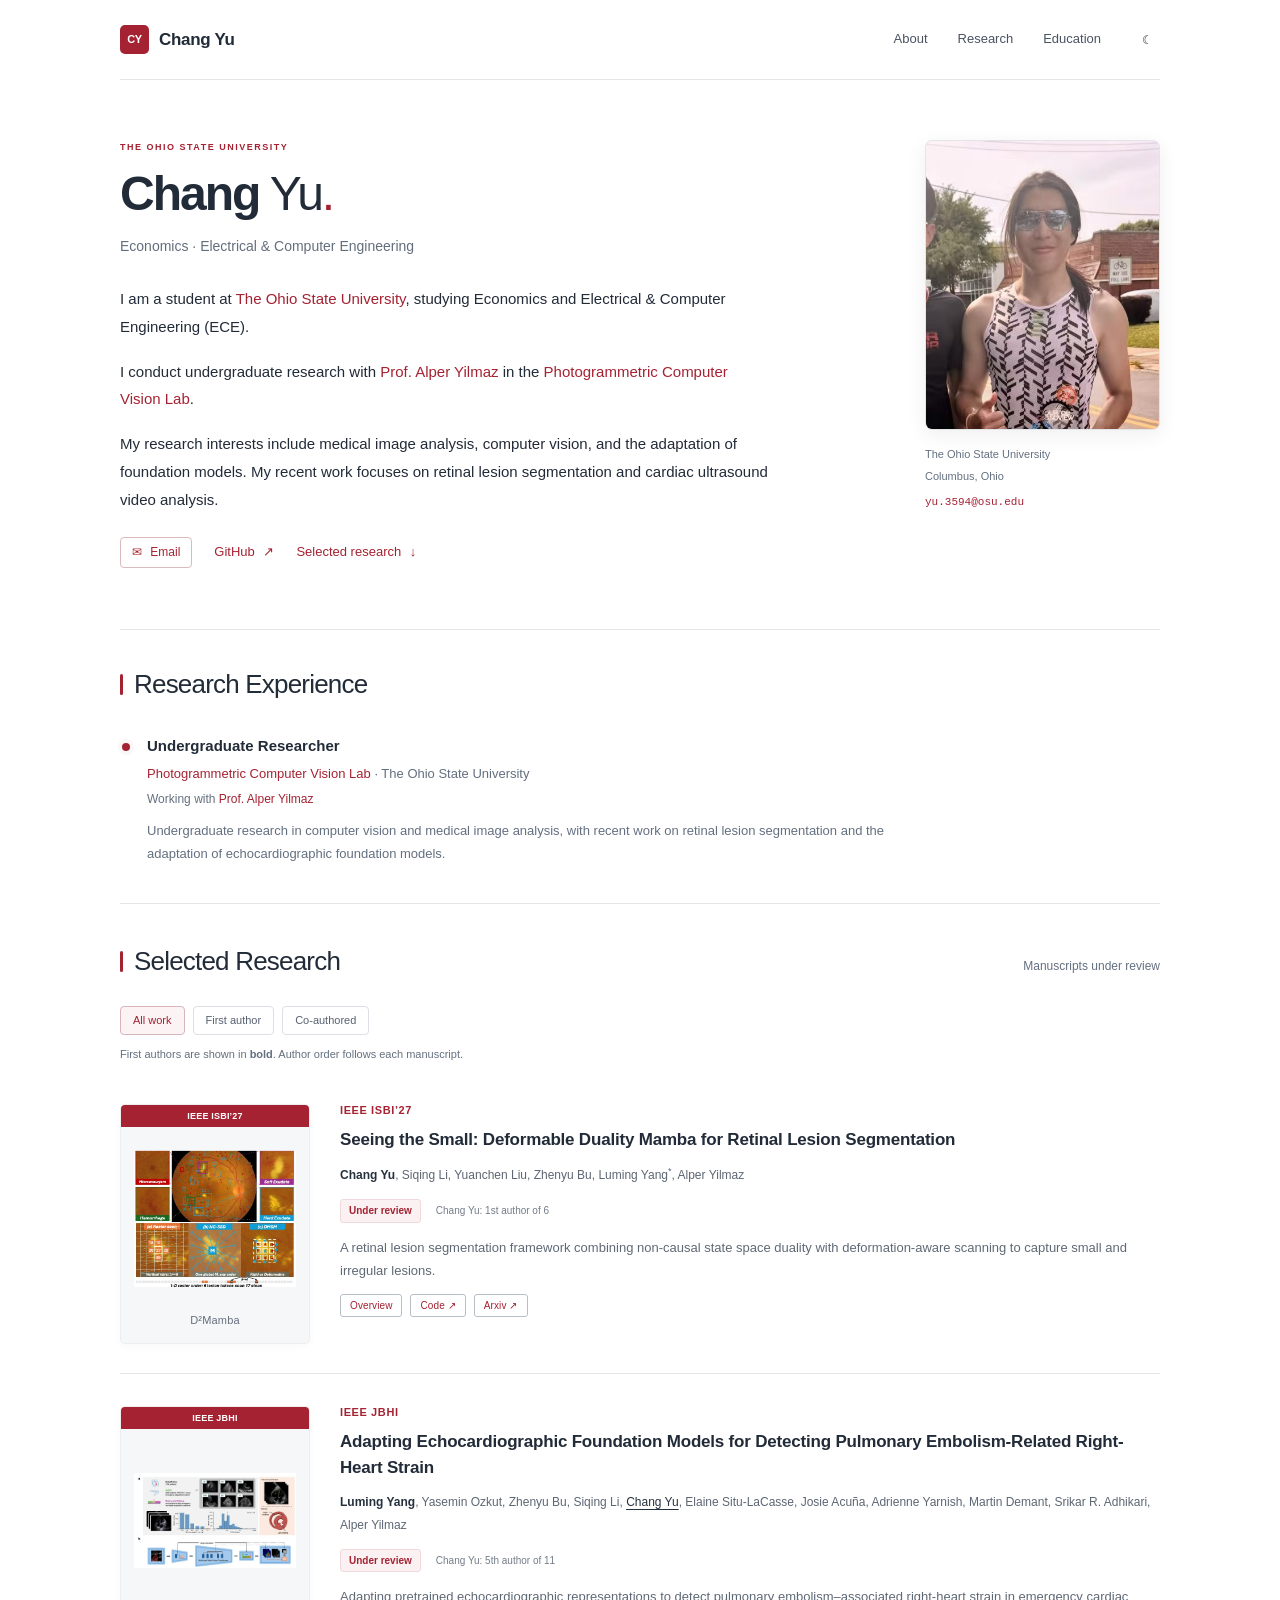
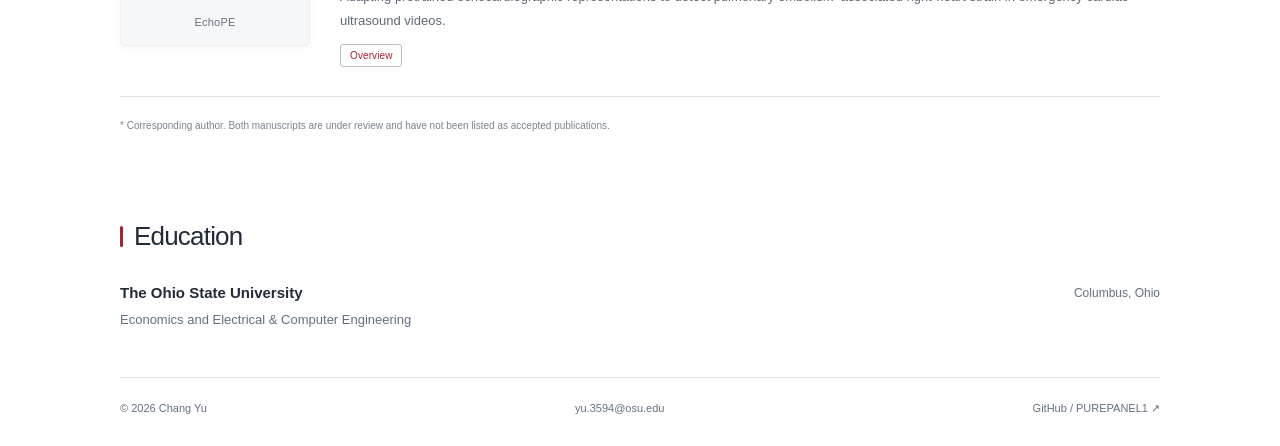
<file: index.html>
<!doctype html>
<html lang="en">
<head>
  <meta charset="UTF-8">
  <meta name="viewport" content="width=device-width, initial-scale=1">
  <meta name="theme-color" content="#ffffff">
  <meta name="description" content="Chang Yu, a student in Economics and Electrical and Computer Engineering at The Ohio State University. Research in medical image analysis and foundation models.">
  <meta property="og:title" content="Chang Yu | The Ohio State University">
  <meta property="og:description" content="Economics and Electrical & Computer Engineering. Selected research in medical image analysis.">
  <meta property="og:type" content="website">
  <title>Chang Yu | The Ohio State University</title>
  <link rel="icon" href="assets/favicon.svg" type="image/svg+xml">
  <link rel="stylesheet" href="style.css">
  <script src="script.js" defer></script>
</head>
<body>
  <a class="skip-link" href="#main">Skip to content</a>
  <header class="header wrap">
    <a class="wordmark" href="#about"><span class="monogram">CY</span> Chang Yu</a>
    <nav aria-label="Main navigation"><a href="#about">About</a><a href="#research">Research</a><a href="#education">Education</a><button class="theme-toggle" type="button" aria-label="Switch to dark theme" title="Switch theme"><span aria-hidden="true">☾</span></button></nav>
  </header>
  <main class="wrap" id="main">
    <section class="profile" id="about" aria-labelledby="profile-title">
      <div class="profile-copy">
        <p class="affiliation">THE OHIO STATE UNIVERSITY</p>
        <h1 id="profile-title"><strong>Chang</strong> Yu<span class="name-dot">.</span></h1>
        <p class="discipline">Economics · Electrical &amp; Computer Engineering</p>
        <p>I am a student at <a href="https://www.osu.edu/" target="_blank" rel="noopener noreferrer">The Ohio State University</a>, studying Economics and Electrical &amp; Computer Engineering (ECE).</p>
        <p>I conduct undergraduate research with <a href="https://ceg.osu.edu/people/yilmaz.15" target="_blank" rel="noopener noreferrer">Prof. Alper Yilmaz</a> in the <a href="https://u.osu.edu/pcvlab/" target="_blank" rel="noopener noreferrer">Photogrammetric Computer Vision Lab</a>.</p>
        <p>My research interests include medical image analysis, computer vision, and the adaptation of foundation models. My recent work focuses on retinal lesion segmentation and cardiac ultrasound video analysis.</p>
        <div class="profile-links"><a class="contact-link" href="mailto:yu.3594@osu.edu"><span aria-hidden="true">✉</span> Email</a><a href="https://github.com/PUREPANEL1" target="_blank" rel="noopener noreferrer">GitHub <span aria-hidden="true">↗</span></a><a href="#research">Selected research <span aria-hidden="true">↓</span></a></div>
      </div>
      <figure class="portrait"><img src="assets/chang-yu.jpg" alt="Chang Yu holding a trophy outdoors" fetchpriority="high" width="410" height="1199"><figcaption><span>The Ohio State University</span><span>Columbus, Ohio</span><a href="mailto:yu.3594@osu.edu">yu.3594@osu.edu</a></figcaption></figure>
    </section>
    <section class="experience" id="experience" aria-labelledby="experience-title">
      <h2 id="experience-title">Research Experience</h2>
      <div class="experience-entry">
        <div class="experience-marker" aria-hidden="true"></div>
        <div><h3>Undergraduate Researcher</h3><p class="experience-lab"><a href="https://u.osu.edu/pcvlab/" target="_blank" rel="noopener noreferrer">Photogrammetric Computer Vision Lab</a> · The Ohio State University</p><p class="experience-advisor">Working with <a href="https://ceg.osu.edu/people/yilmaz.15" target="_blank" rel="noopener noreferrer">Prof. Alper Yilmaz</a></p><p class="experience-description">Undergraduate research in computer vision and medical image analysis, with recent work on retinal lesion segmentation and the adaptation of echocardiographic foundation models.</p></div>
      </div>
    </section>
    <section class="research" id="research" aria-labelledby="research-title">
      <div class="section-heading"><h2 id="research-title">Selected Research</h2><p>Manuscripts under review</p></div>
      <div class="filter-bar" role="group" aria-label="Filter research by authorship"><button class="filter active" type="button" data-filter="all" aria-pressed="true">All work</button><button class="filter" type="button" data-filter="first" aria-pressed="false">First author</button><button class="filter" type="button" data-filter="collaborative" aria-pressed="false">Co-authored</button></div>
      <p class="author-note">First authors are shown in <strong>bold</strong>. Author order follows each manuscript.</p>
      <p class="sr-only" id="filter-status" aria-live="polite">Showing 2 research projects.</p>
      <article class="paper" data-authorship="first" aria-labelledby="paper-one-title">
        <div class="paper-visual"><img src="assets/d2mamba-research.jpg" alt="D²Mamba illustration of retinal lesions and spatial scanning" loading="lazy" width="542" height="458"><span class="venue-ribbon">IEEE ISBI’27</span><span>D²Mamba</span></div>
        <div class="paper-content">
          <p class="venue-heading">IEEE ISBI’27</p>
          <h3 id="paper-one-title">Seeing the Small: Deformable Duality Mamba for Retinal Lesion Segmentation</h3>
          <p class="authors"><strong>Chang Yu</strong>, Siqing Li, Yuanchen Liu, Zhenyu Bu, Luming Yang<span class="corresponding" title="Corresponding author">*</span>, Alper Yilmaz</p>
          <p class="paper-status"><span class="review-badge">Under review</span><span class="authorship">Chang Yu: 1st author of 6</span></p>
          <p class="paper-summary">A retinal lesion segmentation framework combining non-causal state space duality with deformation-aware scanning to capture small and irregular lesions.</p>
          <div class="paper-actions"><button class="text-link" data-project="d2mamba" type="button">Overview</button><a class="text-link" href="https://github.com/PUREPANEL1/D2Mamba" target="_blank" rel="noopener noreferrer">Code <span aria-hidden="true">↗</span></a><a class="text-link" href="https://arxiv.org/abs/2611.13514" target="_blank" rel="noopener noreferrer">Arxiv <span aria-hidden="true">↗</span></a></div>
        </div>
      </article>
      <article class="paper" data-authorship="collaborative" aria-labelledby="paper-two-title">
        <div class="paper-visual"><img src="assets/echope-research.jpg" alt="EchoPE overview of cardiac ultrasound views and the model adaptation pipeline" loading="lazy" width="885" height="519"><span class="venue-ribbon">IEEE JBHI</span><span>EchoPE</span></div>
        <div class="paper-content">
          <p class="venue-heading">IEEE JBHI</p>
          <h3 id="paper-two-title">Adapting Echocardiographic Foundation Models for Detecting Pulmonary Embolism-Related Right-Heart Strain</h3>
          <p class="authors"><strong>Luming Yang</strong>, Yasemin Ozkut, Zhenyu Bu, Siqing Li, <span class="my-name">Chang Yu</span>, Elaine Situ-LaCasse, Josie Acuña, Adrienne Yarnish, Martin Demant, Srikar R. Adhikari, Alper Yilmaz</p>
          <p class="paper-status"><span class="review-badge">Under review</span><span class="authorship">Chang Yu: 5th author of 11</span></p>
          <p class="paper-summary">Adapting pretrained echocardiographic representations to detect pulmonary embolism–associated right-heart strain in emergency cardiac ultrasound videos.</p>
          <div class="paper-actions"><button class="text-link" data-project="echope" type="button">Overview</button></div>
        </div>
      </article>
      <p class="research-footnote">* Corresponding author. Both manuscripts are under review and have not been listed as accepted publications.</p>
    </section>
    <section class="education" id="education" aria-labelledby="education-title"><h2 id="education-title">Education</h2><div class="education-entry"><div><h3>The Ohio State University</h3><p>Economics and Electrical &amp; Computer Engineering</p></div><span>Columbus, Ohio</span></div></section>
  </main>
  <footer class="footer wrap"><p>© <span id="year">2026</span> Chang Yu</p><a href="mailto:yu.3594@osu.edu">yu.3594@osu.edu</a><a href="https://github.com/PUREPANEL1" target="_blank" rel="noopener noreferrer">GitHub / PUREPANEL1 <span aria-hidden="true">↗</span></a></footer>
  <dialog id="project-dialog" aria-labelledby="dialog-title"><div class="dialog-inner"><button class="dialog-close" type="button" aria-label="Close research overview">×</button><p class="dialog-status" id="dialog-status"></p><h2 id="dialog-title"></h2><p class="dialog-authorship" id="dialog-authorship"></p><div id="dialog-body"></div><button class="dialog-dismiss" type="button">Close overview</button></div></dialog>
</body>
</html>
</file>
<file: style.css>
:root{--ink:#222b38;--muted:#647080;--accent:#a52232;--line:#e3e6e9;--soft:#f6f7f8;--serif:Georgia,'Times New Roman',serif;--sans:-apple-system,BlinkMacSystemFont,'Segoe UI',Arial,sans-serif}
*{box-sizing:border-box}html{scroll-behavior:smooth;scroll-padding-top:35px}body{margin:0;background:#fff;color:var(--ink);font:15px/1.75 var(--sans);-webkit-font-smoothing:antialiased}body:has(dialog[open]){overflow:hidden}a{color:var(--accent);text-decoration:none}a:hover{text-decoration:underline;text-underline-offset:4px}button{font:inherit;cursor:pointer}a:focus-visible,button:focus-visible{outline:2px solid var(--accent);outline-offset:5px}::selection{background:#f1d9dc}img{display:block;max-width:100%}.wrap{width:min(100% - 96px,1040px);margin-inline:auto}.skip-link{position:fixed;top:-100px;left:20px;z-index:100;background:var(--ink);color:white;padding:10px 20px}.skip-link:focus{top:10px}.sr-only{position:absolute;width:1px;height:1px;padding:0;overflow:hidden;clip:rect(0,0,0,0);white-space:nowrap;border:0}.header{display:flex;align-items:center;justify-content:space-between;border-bottom:1px solid var(--line);height:87px}.wordmark{font-family:var(--serif);font-size:23px;font-weight:600;color:var(--ink)}nav{display:flex;gap:30px}nav a{font-size:13px;color:#495362}nav a:hover{color:var(--accent)}nav span{font-size:12px;margin-left:3px}.profile{display:grid;grid-template-columns:1fr 220px;gap:75px;padding-block:64px 61px;align-items:start}.affiliation{font-size:10px;letter-spacing:1.8px;color:var(--accent);font-weight:650;margin:0 0 12px}h1{font-family:var(--serif);font-size:52px;letter-spacing:-1.8px;font-weight:500;line-height:1.1;margin:0 0 13px}.discipline{font-size:14px;color:#636e7c;margin:0 0 27px}.profile-copy>p:not(.affiliation):not(.discipline){margin:0 0 17px;max-width:650px;line-height:1.85;font-size:15px}.profile-links{display:flex;gap:28px;font-size:13px;margin-top:24px}.profile-links span{margin-left:5px}.portrait{margin:0}.portrait img{width:220px;height:320px;object-fit:cover;object-position:center top;border-radius:3px;background:#f2f2f2}.portrait figcaption{font-size:11px;color:var(--muted);text-align:center;margin-top:9px}.research,.education{padding-block:35px 40px;border-top:1px solid var(--line)}.section-heading{display:flex;justify-content:space-between;align-items:baseline;gap:20px}h2{font-family:var(--serif);font-size:27px;letter-spacing:-.45px;font-weight:500;margin:0 0 22px}.section-heading>p{font-size:12px;color:var(--muted);margin:0}.filter-bar{display:flex;gap:8px;margin-bottom:10px}.filter{border:1px solid #dce0e5;color:#566170;background:#fff;padding:4px 12px;border-radius:3px;font-size:11px;transition:background .15s}.filter:hover{background:#f6f7f8}.filter.active{color:var(--accent);border-color:#d8b5ba;background:#fbf3f4}.author-note{font-size:11px;color:var(--muted);margin:10px 0 7px}.paper{display:grid;grid-template-columns:190px 1fr;gap:30px;padding-block:30px;border-bottom:1px solid var(--line)}.paper[hidden]{display:none}.paper-visual{align-self:start;background:var(--soft);border:1px solid #eceef0;border-radius:3px;padding:13px;min-height:168px;display:flex;flex-direction:column;justify-content:center;gap:12px;align-items:center}.paper-visual img{width:100%;max-height:160px;object-fit:contain}.paper-visual>span{font-size:11px;letter-spacing:.2px;color:#667080}.paper h3{font-size:17px;font-weight:650;line-height:1.5;letter-spacing:-.2px;margin:0 0 11px}.authors{font-size:12px;line-height:1.9;color:#5d6673;margin:0 0 12px}.authors strong{font-weight:750;color:#26313e}.my-name{text-decoration:underline;text-underline-offset:3px;color:#26313e}.corresponding{vertical-align:super;font-size:9px}.paper-status{display:flex;flex-wrap:wrap;align-items:center;gap:8px 15px;margin:0 0 13px}.review-badge{font-size:10px;font-weight:600;color:var(--accent);background:#fbf1f2;border:1px solid #f0d9dc;padding:2px 8px;border-radius:3px}.authorship{font-size:10px;color:#737c89}.paper-summary{font-size:13px;line-height:1.8;color:#5f6975;margin:0 0 12px}.paper-actions{display:flex;align-items:center;gap:20px}.text-link{color:var(--accent);font-size:12px;border:0;background:none;padding:0;line-height:1.7}.text-link:hover{text-decoration:underline;text-underline-offset:4px}.research-footnote{font-size:10px;color:#7b838e;margin-top:20px}.education{padding-top:30px;padding-bottom:45px;border-top:0}.education h2{margin-bottom:20px}.education-entry{display:flex;justify-content:space-between;gap:25px}.education-entry h3{font-size:15px;font-weight:600;margin:0 0 3px}.education-entry p{font-size:13px;color:var(--muted);margin:0}.education-entry>span{font-size:12px;color:var(--muted);padding-top:3px}.footer{border-top:1px solid var(--line);padding-block:21px 28px;display:flex;justify-content:space-between;gap:20px;align-items:center;font-size:11px;color:var(--muted)}.footer p{margin:0}.footer a{color:var(--muted)}dialog{width:min(730px,calc(100% - 36px));max-height:85vh;padding:0;border:1px solid #e0e4e8;border-radius:5px;box-shadow:0 20px 80px #0003;background:white;color:var(--ink)}dialog::backdrop{background:#15223588;backdrop-filter:blur(3px)}.dialog-inner{padding:40px;position:relative}.dialog-close{position:absolute;right:15px;top:8px;color:var(--muted);font-size:27px;padding:3px 8px;background:none;border:0}.dialog-status{font-size:10px;color:var(--accent);letter-spacing:1px;margin:0 30px 16px 0}.dialog-inner h2{font-size:26px;line-height:1.3;margin-bottom:15px}.dialog-authorship{font-size:12px;color:var(--muted);border-bottom:1px solid var(--line);padding-bottom:18px}.dialog-inner h3{font-size:14px;margin:22px 0 6px}.dialog-inner #dialog-body p{font-size:13px;color:#596573;line-height:1.85;margin:0}.dialog-dismiss{border:1px solid #d6dce2;background:var(--soft);color:#414e5e;border-radius:3px;padding:7px 14px;font-size:12px;margin-top:28px}
@media(max-width:760px){.wrap{width:calc(100% - 40px)}.header{height:72px}.wordmark{font-size:21px}nav{gap:18px}nav a{font-size:11px}.profile{grid-template-columns:1fr 150px;gap:30px;padding-block:40px}.portrait img{width:150px;height:240px}h1{font-size:44px}.affiliation{font-size:8px;letter-spacing:1.2px}.discipline{font-size:12px}.profile-copy>p:not(.affiliation):not(.discipline){font-size:13px}.profile-links{font-size:12px;gap:18px}.paper{grid-template-columns:145px 1fr;gap:22px}.paper-visual{padding:10px;min-height:135px}.paper h3{font-size:16px}.authors{font-size:11px}.paper-summary{font-size:12px}.section-heading>p{font-size:10px}.education-entry p{font-size:12px}}
@media(max-width:520px){.profile{display:flex;flex-direction:column;gap:24px}.portrait{order:-1;align-self:flex-start}.portrait img{width:150px;height:210px}.portrait figcaption{display:none}.profile-copy{width:100%}h1{font-size:43px}.profile-copy>p:not(.affiliation):not(.discipline){font-size:14px}.discipline{font-size:12px;margin-bottom:22px}.section-heading{display:block}.section-heading h2{margin-bottom:6px}.section-heading>p{font-size:11px;margin-bottom:20px}.paper{grid-template-columns:1fr;gap:20px;padding-block:26px}.paper-visual{max-width:240px;width:100%;min-height:150px}.paper-visual img{max-height:150px;width:auto;max-width:100%}.paper h3{font-size:17px}.authors{font-size:12px}.paper-summary{font-size:13px}.author-note{font-size:10px}.education-entry{display:block}.education-entry>span{display:block;margin-top:8px}.footer{font-size:10px}.dialog-inner{padding:33px 23px}.dialog-inner h2{font-size:23px}}
@media(prefers-reduced-motion:reduce){html{scroll-behavior:auto}*{transition:none!important}}
/* Restrained academic styling, with a light/dark theme. */
:root{--surface:#fff;--page:#fff;--hover:#faf7f8}body{background:var(--page);transition:background .2s,color .2s}.header{height:80px;position:sticky;top:0;background:var(--page);z-index:20}.wordmark{font-family:var(--sans);font-size:17px;font-weight:550;display:flex;align-items:center;gap:10px;letter-spacing:-.3px}.monogram{display:inline-flex;align-items:center;justify-content:center;width:29px;height:29px;border-radius:5px;background:var(--accent);color:white;font-size:11px;letter-spacing:-.3px;font-weight:650}nav{align-items:center}.theme-toggle{display:flex;align-items:center;justify-content:center;width:29px;height:29px;font-size:22px;border:0;border-radius:50%;background:none;color:var(--ink);line-height:1}.theme-toggle:hover{background:var(--soft)}.profile{padding-top:60px;gap:65px;grid-template-columns:1fr 235px}.profile h1{font-family:var(--sans);font-size:48px;letter-spacing:-2px;font-weight:350}.profile h1 strong{font-weight:700}.name-dot{color:var(--accent)}.affiliation{font-size:9px;letter-spacing:1.5px}.portrait img{width:235px;height:290px;object-position:62% 0%;border-radius:7px;box-shadow:0 5px 20px #18233612;border:1px solid var(--line)}.portrait figcaption{display:flex;flex-direction:column;align-items:flex-start;gap:2px;text-align:left;font-size:11px;margin-top:15px;line-height:1.8}.portrait figcaption a{font-family:ui-monospace,SFMono-Regular,Consolas,monospace;font-size:11px;margin-top:4px}.profile-links{align-items:center;gap:22px}.contact-link{border:1px solid #dcb9be;border-radius:4px;padding:4px 11px;font-size:12px}.contact-link:hover{background:var(--hover);text-decoration:none}.contact-link span{margin-right:5px;margin-left:0}.section-heading h2,.education h2{font-family:var(--sans);font-size:26px;font-weight:450;letter-spacing:-.8px}.section-heading h2:before,.education h2:before{content:'';display:inline-block;width:3px;height:21px;background:var(--accent);margin-right:11px;vertical-align:-2px;border-radius:2px}.paper{padding:29px 0;transition:background .2s,border-color .2s}.paper-visual{position:relative;margin-top:3px;padding-top:34px;overflow:hidden;border-radius:5px;box-shadow:0 2px 8px #1a293208}.paper-visual>.venue-ribbon{position:absolute;top:0;left:0;right:0;padding:3px 7px;background:var(--accent);color:white;font-size:9px;font-weight:550;text-align:center;line-height:1.8}.paper h3{transition:color .2s}.paper:hover h3{color:var(--accent)}.paper-actions .text-link{border:1px solid #b7bec8;border-radius:3px;font-size:10px;padding:2px 9px;transition:background .15s;letter-spacing:.1px}.paper-actions .text-link:hover{background:var(--hover);text-decoration:none;border-color:var(--accent)}.paper-actions{gap:8px}.review-badge{font-size:10px}.filter{border-radius:4px}.footer a:hover{color:var(--accent)}.paper[hidden]{display:none}
html[data-theme="dark"]{color-scheme:dark;--ink:#e6e9ed;--muted:#a3abb7;--accent:#e99ca6;--line:#343a44;--soft:#242932;--surface:#1b2027;--page:#191d24;--hover:#282229}html[data-theme="dark"] nav a,html[data-theme="dark"] .discipline,html[data-theme="dark"] .authors,html[data-theme="dark"] .paper-summary{color:#b4bcc8}html[data-theme="dark"] .authors strong,html[data-theme="dark"] .my-name{color:#f0f2f5}html[data-theme="dark"] .review-badge,html[data-theme="dark"] .filter.active{background:#34242a;border-color:#67454d}html[data-theme="dark"] .filter{background:var(--surface);border-color:var(--line);color:var(--muted)}html[data-theme="dark"] .filter.active{color:var(--accent)}html[data-theme="dark"] .paper-visual{border-color:var(--line)}html[data-theme="dark"] .monogram,html[data-theme="dark"] .venue-ribbon{color:#22191c}html[data-theme="dark"] dialog{background:var(--surface);border-color:var(--line)}html[data-theme="dark"] .dialog-inner #dialog-body p{color:#b4bcc8}html[data-theme="dark"] .dialog-dismiss{background:var(--soft);color:var(--ink);border-color:var(--line)}html[data-theme="dark"] .theme-toggle:hover{background:var(--soft)}
@media(max-width:760px){html{scroll-padding-top:90px}.header{height:70px}.profile{gap:28px;grid-template-columns:1fr 170px;padding-top:40px}.portrait img{width:170px;height:235px}.portrait figcaption{font-size:10px}.portrait figcaption a{font-size:10px}.profile h1{font-size:42px}.wordmark{font-size:15px}.monogram{width:25px;height:25px;font-size:9px}.profile-links{gap:14px;flex-wrap:wrap}nav{gap:17px}}
@media(max-width:520px){.profile{display:block;padding-top:32px}.portrait{margin-top:27px;width:170px}.portrait img{height:225px}.portrait figcaption{display:flex;margin-top:10px}.profile h1{font-size:43px}.header .wordmark{font-size:14px;gap:7px}nav{gap:13px}nav a{font-size:10px}.theme-toggle{width:22px;font-size:21px}.footer{flex-wrap:wrap;gap:10px 18px}.footer>a:last-child{margin-left:auto}.paper-visual{max-width:230px}.section-heading h2,.education h2{font-size:25px}}
.venue-heading{font-size:11px;font-weight:650;letter-spacing:.6px;color:var(--accent);margin:0 0 7px}
.experience{padding-block:32px 37px;border-top:1px solid var(--line)}.experience h2{font-family:var(--sans);font-size:26px;font-weight:450;letter-spacing:-.8px;margin-bottom:25px}.experience h2:before{content:'';display:inline-block;width:3px;height:21px;background:var(--accent);margin-right:11px;vertical-align:-2px;border-radius:2px}.experience-entry{position:relative;display:flex;gap:17px;padding:0 0 0 2px}.experience-marker{height:8px;width:8px;flex:0 0 8px;background:var(--accent);border-radius:50%;margin-top:10px;box-shadow:0 0 0 4px var(--hover)}.experience-entry h3{font-size:15px;font-weight:650;margin:0 0 4px}.experience-lab{font-size:13px;color:var(--muted);margin:0 0 3px}.experience-advisor{font-size:12px;color:var(--muted);margin:0 0 9px}.experience-description{font-size:13px;line-height:1.8;color:var(--muted);margin:0;max-width:800px}@media(max-width:520px){.experience h2{font-size:25px}.experience-lab{font-size:12px}.experience-description{font-size:12px}}
</file>
